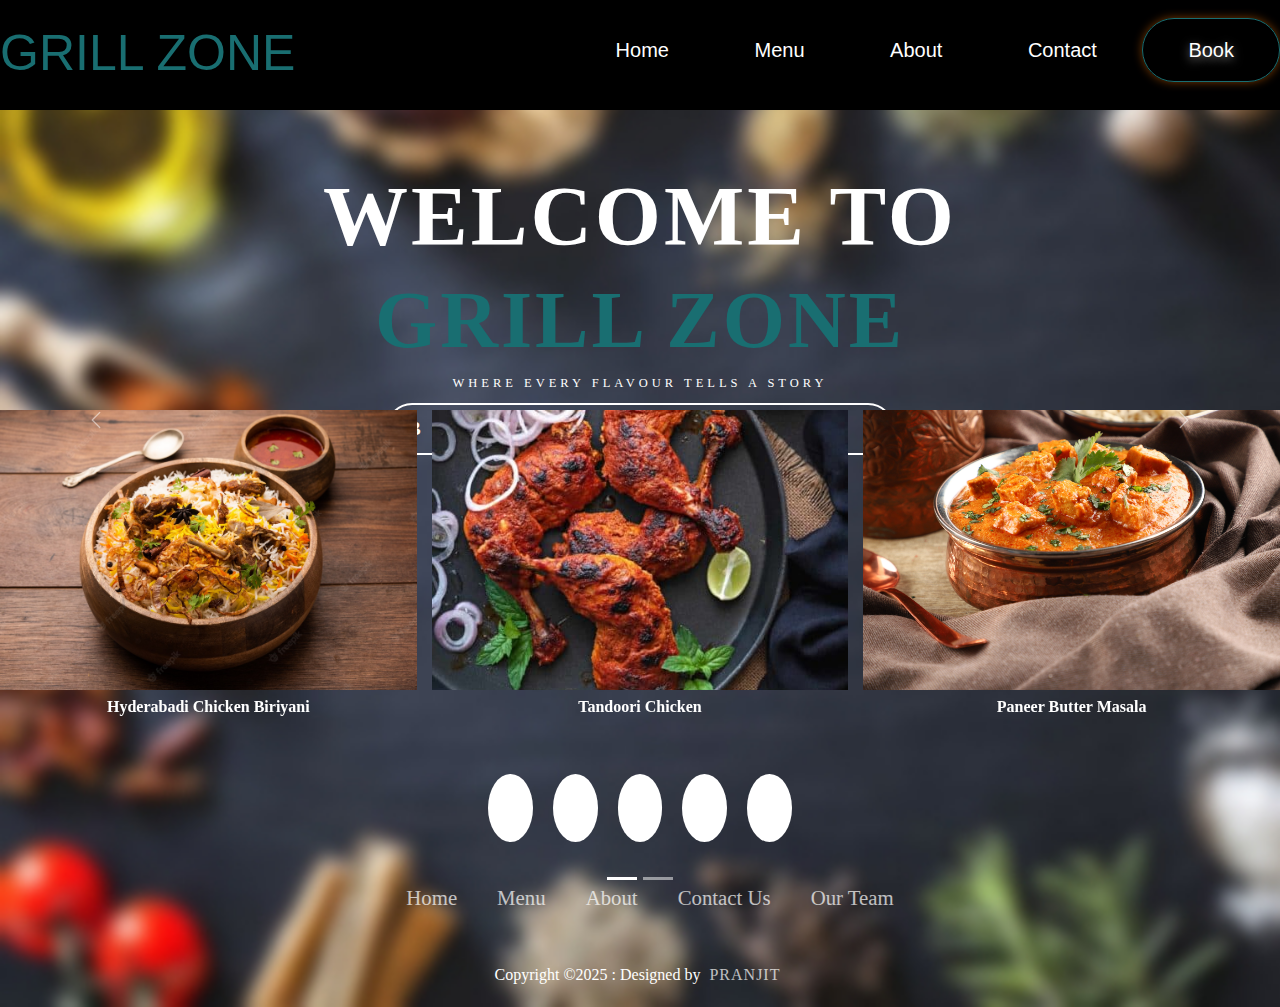
<file: Home Page with new Feature/index.html>
<!DOCTYPE html>
<html lang="en">
<head>
    <meta charset="UTF-8">
    <meta name="viewport" content="width=device-width, initial-scale=1.0">
    <title>Grill Zone</title>
    <link href="https://fonts.googleapis.com/css2?family=Poppins:wght@100;200;300;400;500;600;700&display=swap" rel="stylesheet">
    <link rel="stylesheet" href="https://cdnjs.cloudflare.com/ajax/libs/font-awesome/4.7.0/css/font-awesome.min.css">
    <link rel="stylesheet" href="https://cdnjs.cloudflare.com/ajax/libs/font-awesome/6.5.1/css/all.min.css" integrity="sha512-DTOQO9RWCH3ppGqcWaEA1BIZOC6xxalwEsw9c2QQeAIftl+Vegovlnee1c9QX4TctnWMn13TZye+giMm8e2LwA==" crossorigin="anonymous" referrerpolicy="no-referrer" />
    <link rel="stylesheet" href="style.css">
    <link href="https://cdn.jsdelivr.net/npm/bootstrap@5.3.0-alpha1/dist/css/bootstrap.min.css" rel="stylesheet">
    <script src="https://cdn.jsdelivr.net/npm/bootstrap@5.3.0-alpha1/dist/js/bootstrap.bundle.min.js"></script>

</head>
<body id="body2">
    <section class="header">
        
        <nav class="navbar">
            <div class="navbar-box">
                <h3 class="heading-tertiary">GRILL ZONE</h3>
            </div>

            <ul class="navbar-list">
                <li class="navbar-item">
                    <a href="./index.html" class="navbar-link">Home</a>
                </li>
                <li class="navbar-item">
                    <a href="./Menu.html" class="navbar-link">Menu</a>
                </li>
                <li class="navbar-item">
                    <a href="./About Page.html"class="navbar-link">About</a>
                </li>
                <li class="navbar-item">
                    <a href="./Contact page.html"class="navbar-link">Contact</a>
                </li>
                <li class="navbar-item">
                    <a href="#" class="navbar-link-book">Book</a>
                </li>
            </ul>
            <div class="toggle">
                <div class="line1"></div>
                <div class="line2"></div>
                <div class="line3"></div>
            </div>
        </nav>
        <font size="3" face="COMIC SANS MS" >
            <div class= "header-container">
                <div class="header-box">
                    <h1 class="heading-primary">
                        welcome to  <br> <span id="restaurant">Grill zone</span> <br> 
                    </h1>
                    <p class="lead">Where Every Flavour Tells a story</p>
                    <p class="lead1"> BestSellers</p>
                </div>
            </div>

    </section>

    <div id="dishCarousel" class="carousel slide" data-bs-ride="carousel" data-bs-interval="4000" data-bs-pause="false">
        <!-- Indicators -->

      
        <!-- Slides -->
        <div class="carousel-inner">
          <!-- Slide 1 -->
          <div class="carousel-item active">
            <div class="row text-center">
              <div class="col-md-4">
                <img src="Briyani.jpg" class="d-block w-100" alt="Dish 1">
                <p class="mt-2"><strong>Hyderabadi Chicken Biriyani</strong></p>
              </div>
              <div class="col-md-4">
                <img src="Tandoori-Chicken-1-500x500.jpg" class="d-block w-100" alt="Dish 2">
                <p class="mt-2"><strong>Tandoori Chicken</strong></p>
              </div>
              <div class="col-md-4">
                <img src="paneer.jpg" class="d-block w-100" alt="Dish 3">
                <p class="mt-2"><strong>Paneer Butter Masala</strong></p>
              </div>
            </div>
          </div>
          
          <!-- Slide 2 -->
          <div class="carousel-item">
            <div class="row text-center">
              <div class="col-md-4">
                <img src="pasta.jpg" class="d-block w-100" alt="Dish 4">
                <p class="mt-2"><strong>Mushroom Pasta</strong></p>
              </div>
              <div class="col-md-4">
                <img src="pizza.jpg" class="d-block w-100" alt="Dish 5">
                <p class="mt-2"><strong>Veg-Supreme Pizza</strong></p>
              </div>
              <div class="col-md-4">
                <img src="hotpot.jpg" class="d-block w-100" alt="Dish 6">
                <p class="mt-2"><strong>Shrimp Hotpot</strong></p>
              </div>
            </div>
          </div>
        </div>
      
        <!-- Controls -->
        <button class="carousel-control-prev" type="button" data-bs-target="#dishCarousel" data-bs-slide="prev">
          <span class="carousel-control-prev-icon" aria-hidden="true"></span>
          <span class="visually-hidden">Previous</span>
        </button>
        <button class="carousel-control-next" type="button" data-bs-target="#dishCarousel" data-bs-slide="next">
          <span class="carousel-control-next-icon" aria-hidden="true"></span>
          <span class="visually-hidden">Next</span>
        </button>
      </div>


        <!-- Indicators -->
        <div class="carousel-indicators">
          <button type="button" data-bs-target="#dishCarousel" data-bs-slide-to="0" class="active" aria-current="true" aria-label="Slide 1"></button>
          <button type="button" data-bs-target="#dishCarousel" data-bs-slide-to="1" aria-label="Slide 2"></button>
        </div>

        <footer>
            <div class="footerContainer">
                <div class="socialIcons">
                    <a href="https://www.facebook.com/"><i class="fa-brands fa-facebook"></i></a>
                    <a href="https://www.instagram.com/"><i class="fa-brands fa-instagram"></i></a>
                    <a href="https://www.x.com/"><i class="fa-brands fa-twitter"></i></a>
                    <a href="https://www.google.com/"><i class="fa-brands fa-google"></i></a>
                    <a href="https://www.youtube.com/"><i class="fa-brands fa-youtube"></i></a>
                </div>
                <div class="footerNav">
                    <ul><li><a href="">Home</a></li>
                        <li><a href="./Menu.html">Menu</a></li>
                        <li><a href="./About Page.html">About</a></li>
                        <li><a href="./Contact page.html">Contact Us</a></li>
                        <li><a href="">Our Team</a></li>
                    </ul>
                </div>
                
            </div>
            <div class="footerBottom">
                <p>Copyright &copy;2025 : Designed by <span class="designer">Pranjit</span></p>
            </div>
        </footer>
        

      
                   
      
   
</body>
</html>
</file>
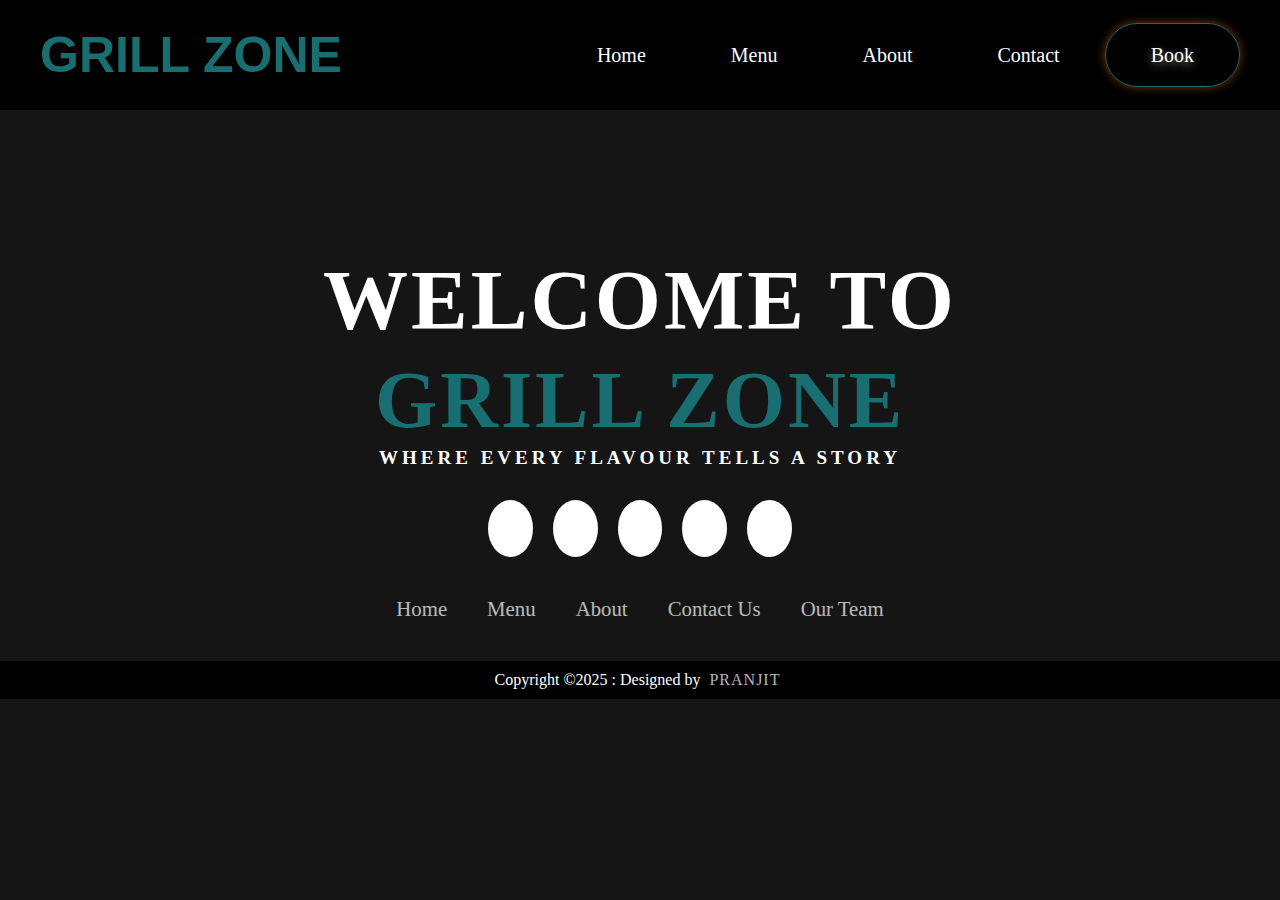
<file: Navbar with Footer/index.html>
<!DOCTYPE html>
<html lang="en">
<head>
    <meta charset="UTF-8">
    <meta name="viewport" content="width=device-width, initial-scale=1.0">
    <title>Grill Zone</title>
    <link href="https://fonts.googleapis.com/css2?family=Poppins:wght@100;200;300;400;500;600;700&display=swap" rel="stylesheet">
    <link rel="stylesheet" href="https://cdnjs.cloudflare.com/ajax/libs/font-awesome/4.7.0/css/font-awesome.min.css">
    <link rel="stylesheet" href="https://cdnjs.cloudflare.com/ajax/libs/font-awesome/6.5.1/css/all.min.css" integrity="sha512-DTOQO9RWCH3ppGqcWaEA1BIZOC6xxalwEsw9c2QQeAIftl+Vegovlnee1c9QX4TctnWMn13TZye+giMm8e2LwA==" crossorigin="anonymous" referrerpolicy="no-referrer" />
    <link rel="stylesheet" href="style.css">
</head>
<body id="body1">
    <section class="header">
        
        <nav class="navbar">
            <div class="navbar-box">
                <h3 class="heading-tertiary">GRILL ZONE</h3>
            </div>

            <ul class="navbar-list">
                <li class="navbar-item">
                    <a href="./index.html" class="navbar-link">Home</a>
                </li>
                <li class="navbar-item">
                    <a href="./Menu.html" class="navbar-link">Menu</a>
                </li>
                <li class="navbar-item">
                    <a href="./About Page.html"class="navbar-link">About</a>
                </li>
                <li class="navbar-item">
                    <a href="./Contact page.html"class="navbar-link">Contact</a>
                </li>
                <li class="navbar-item">
                    <a href="#" class="navbar-link-book">Book</a>
                </li>
            </ul>
            <div class="toggle">
                <div class="line1"></div>
                <div class="line2"></div>
                <div class="line3"></div>
            </div>
        </nav>
        <font size="3" face="COMIC SANS MS" >
            <div class= "header-container">
                <div class="header-box">
                    <h1 class="heading-primary">
                        welcome to  <br> <span id="restaurant">Grill zone</span> <br> 
                    </h1>
                    <p class="lead">Where Every Flavour Tells a story</p>
                </div>
            </div>

    </section>
    <footer>
        <div class="footerContainer">
            <div class="socialIcons">
                <a href="https://www.facebook.com/"><i class="fa-brands fa-facebook"></i></a>
                <a href="https://www.instagram.com/"><i class="fa-brands fa-instagram"></i></a>
                <a href="https://www.x.com/"><i class="fa-brands fa-twitter"></i></a>
                <a href="https://www.google.com/"><i class="fa-brands fa-google"></i></a>
                <a href="https://www.youtube.com/"><i class="fa-brands fa-youtube"></i></a>
            </div>
            <div class="footerNav">
                <ul><li><a href="">Home</a></li>
                    <li><a href="./Menu.html">Menu</a></li>
                    <li><a href="./About Page.html">About</a></li>
                    <li><a href="./Contact page.html">Contact Us</a></li>
                    <li><a href="">Our Team</a></li>
                </ul>
            </div>
            
        </div>
        <div class="footerBottom">
            <p>Copyright &copy;2025 : Designed by <span class="designer">Pranjit</span></p>
        </div>
    </footer>
   
</body>
</html>
</file>
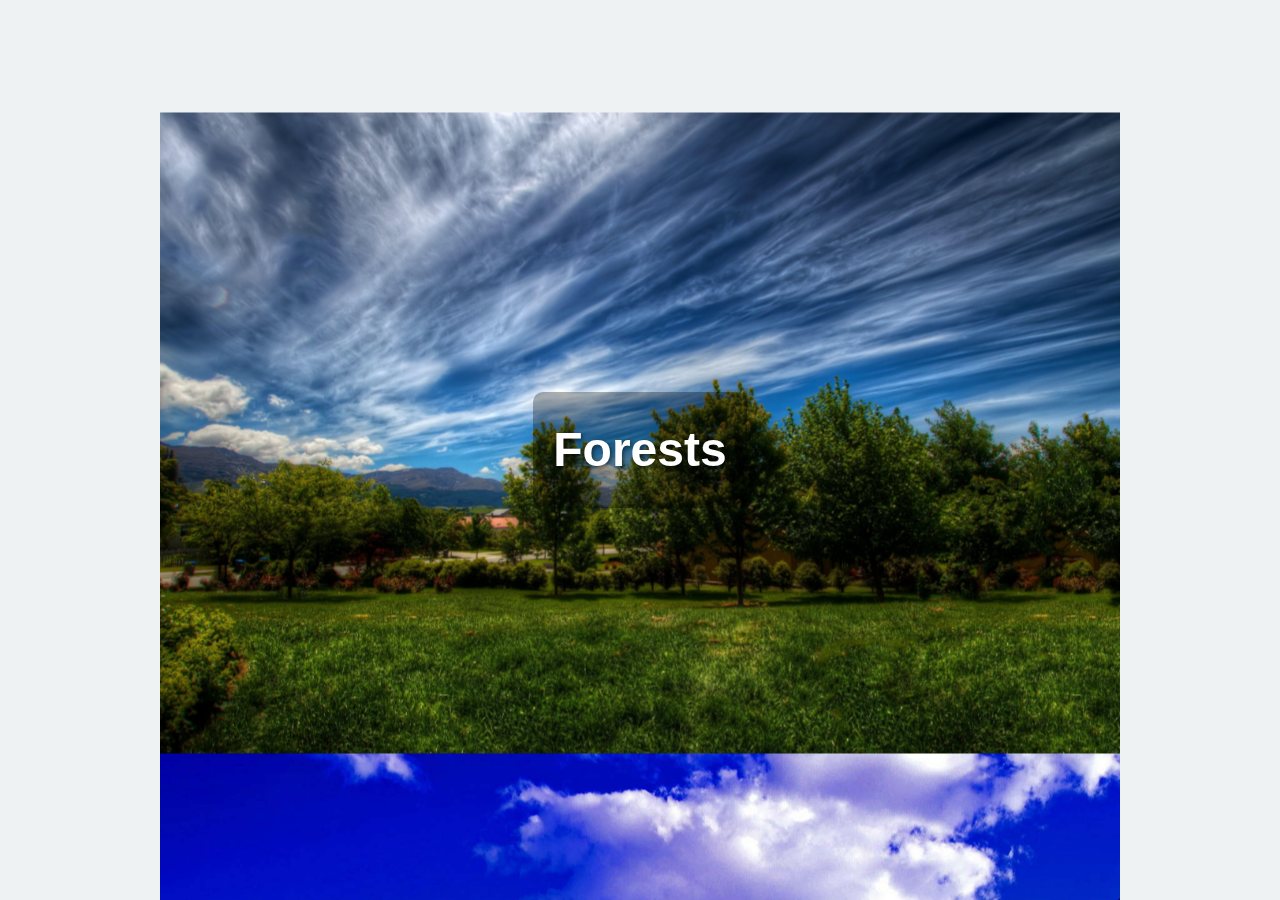
<file: parallax/index.html>
<!DOCTYPE html>
<html lang="en">
<head>
    <meta charset="UTF-8">
    <meta name="viewport" content="width=device-width, initial-scale=1.0">
    <title>Nature-Themed Parallax Website</title>
    <link rel="stylesheet" href="styles.css">
</head>
<body>
    <div class="parallax-container">
        <section class="parallax-section bg1">
            <h1>Forests</h1>
        </section>

        <section class="content">
            <h2>Forests</h2>
            <div class="card-grid">
                <div class="card"><h3>Amazon Rainforest</h3><p>Explore the lush greenery of the Amazon.</p></div>
                <div class="card"><h3>Black Forest</h3><p>Discover the mysteries of Germany's Black Forest.</p></div>
                <div class="card"><h3>Sherwood Forest</h3><p>Uncover the legends of Sherwood.</p></div>
                <div class="card"><h3>Redwood National Park</h3><p>Experience the towering redwoods.</p></div>
            </div>
        </section>

        <section class="parallax-section bg2">
            <h1>Mountains</h1>
        </section>

        <section class="content">
            <h2>Mountains</h2>
            <div class="card-grid">
                <div class="card"><h3>Mount Everest</h3><p>The highest peak in the world.</p></div>
                <div class="card"><h3>Rocky Mountains</h3><p>A breathtaking North American range.</p></div>
                <div class="card"><h3>Himalayas</h3><p>Majestic peaks with rich culture.</p></div>
                <div class="card"><h3>Alps</h3><p>Stunning mountains across Europe.</p></div>
            </div>
        </section>

        <section class="parallax-section bg3">
            <h1>Oceans</h1>
        </section>

        <section class="content">
            <h2>Oceans</h2>
            <div class="card-grid">
                <div class="card"><h3>Pacific Ocean</h3><p>The largest and deepest ocean.</p></div>
                <div class="card"><h3>Atlantic Ocean</h3><p>Between the Americas and Europe.</p></div>
                <div class="card"><h3>Indian Ocean</h3><p>A vital part of global trade.</p></div>
                <div class="card"><h3>Arctic Ocean</h3><p>Home to unique wildlife.</p></div>
            </div>
        </section>
    </div>

    <button id="scrollToTopBtn" aria-label="Scroll to top">↑</button>

    <script src="script.js"></script>
</body>
</html>
</file>
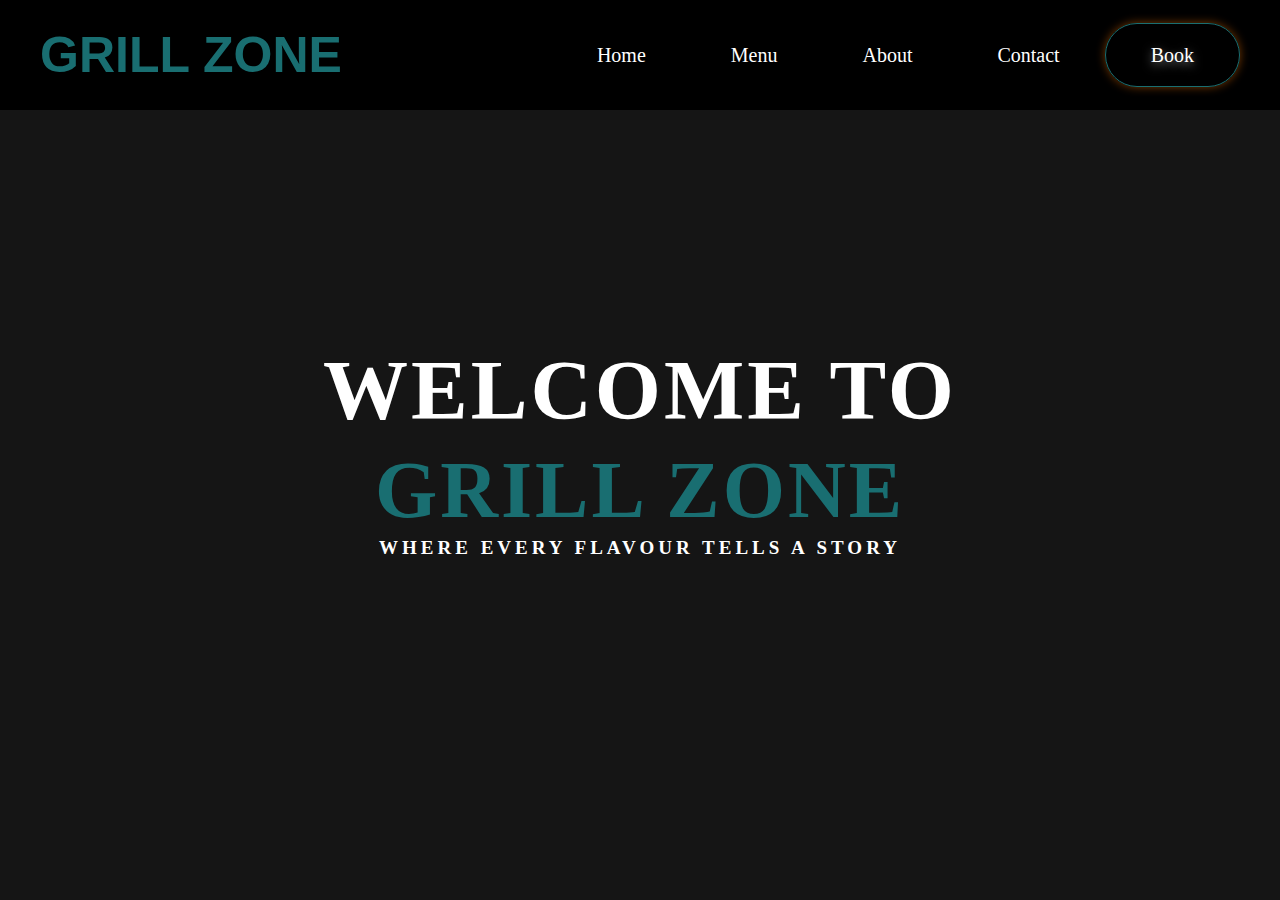
<file: Responsive Navbar/index.html>
<!DOCTYPE html>
<html lang="en">
<head>
    <meta charset="UTF-8">
    <meta name="viewport" content="width=device-width, initial-scale=1.0">
    <title>Grill Zone</title>
    <link href="https://fonts.googleapis.com/css2?family=Poppins:wght@100;200;300;400;500;600;700&display=swap" rel="stylesheet">
    <link rel="stylesheet" href="https://cdnjs.cloudflare.com/ajax/libs/font-awesome/4.7.0/css/font-awesome.min.css">
    <link rel="stylesheet" href="style.css">
</head>
<body id="body1">
    <section class="header">
        
        <nav class="navbar">
            <div class="navbar-box">
                <h3 class="heading-tertiary">GRILL ZONE</h3>
            </div>

            <ul class="navbar-list">
                <li class="navbar-item">
                    <a href="./index.html" class="navbar-link">Home</a>
                </li>
                <li class="navbar-item">
                    <a href="./Menu.html" class="navbar-link">Menu</a>
                </li>
                <li class="navbar-item">
                    <a href="./About Page.html"class="navbar-link">About</a>
                </li>
                <li class="navbar-item">
                    <a href="./Contact page.html"class="navbar-link">Contact</a>
                </li>
                <li class="navbar-item">
                    <a href="#" class="navbar-link-book">Book</a>
                </li>
            </ul>
            <div class="toggle">
                <div class="line1"></div>
                <div class="line2"></div>
                <div class="line3"></div>
            </div>
        </nav>
        <font size="3" face="COMIC SANS MS" >
            <div class= "header-container">
                <div class="header-box">
                    <h1 class="heading-primary">
                        welcome to  <br> <span id="restaurant">Grill zone</span> <br> 
                    </h1>
                    <p class="lead">Where Every Flavour Tells a story</p>
                </div>
            </div>

    </section>
   
</body>
</html>
</file>
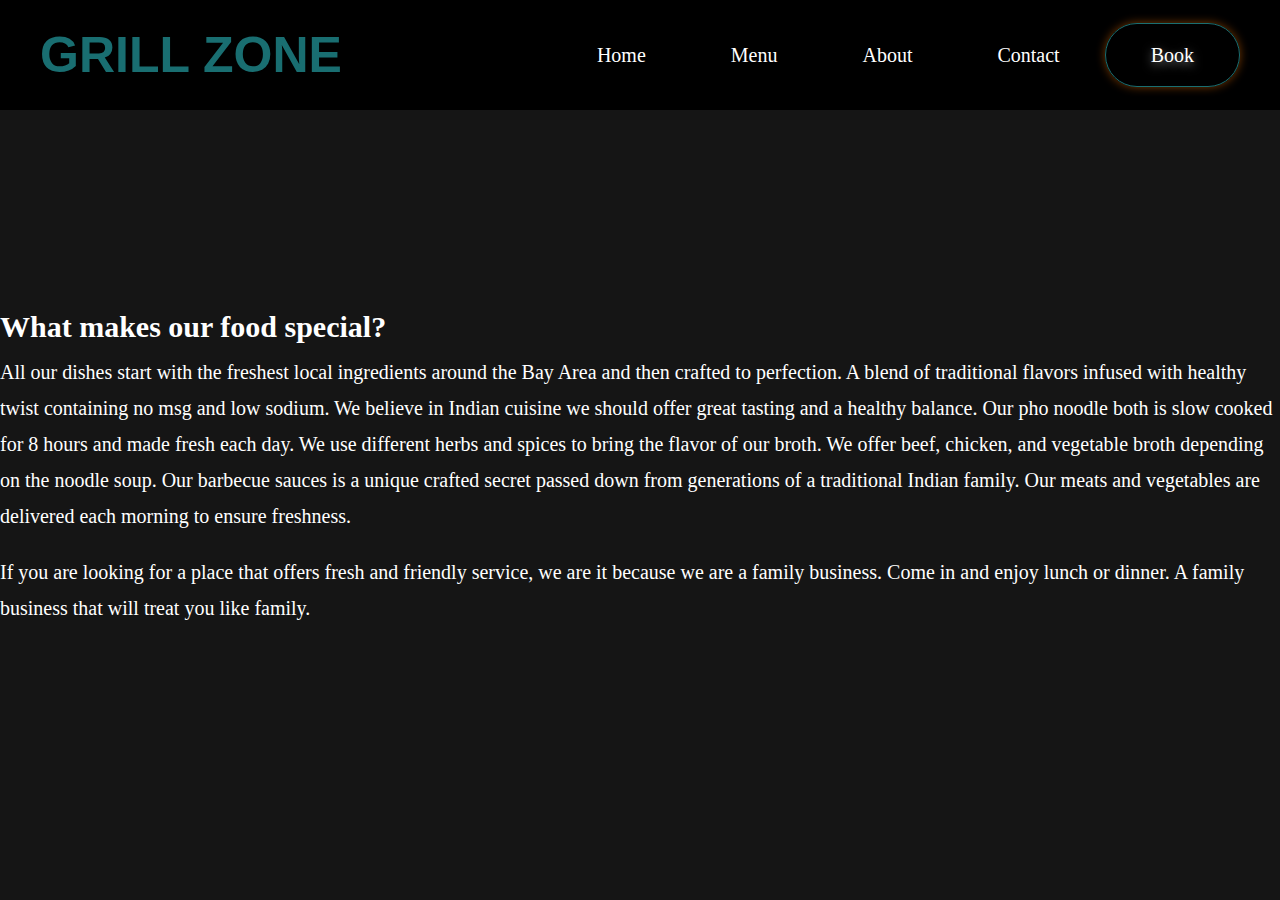
<file: Home Page with new Feature/About Page.html>
<!DOCTYPE html>
<html lang="en">
<head>
    <meta charset="UTF-8">
    <meta name="viewport" content="width=device-width, initial-scale=1.0">
    <title>Grill Zone</title>
    <link href="https://fonts.googleapis.com/css2?family=Poppins:wght@100;200;300;400;500;600;700&display=swap" rel="stylesheet">
    <link rel="stylesheet" href="https://cdnjs.cloudflare.com/ajax/libs/font-awesome/4.7.0/css/font-awesome.min.css">
    <link rel="stylesheet" href="style.css">
</head>
<body id="body1">
    <section class="header">
        
        <nav class="navbar">
            <div class="navbar-box">
                <h3 class="heading-tertiary">GRILL ZONE</h3>
            </div>

            <ul class="navbar-list">
                <li class="navbar-item">
                    <a href="./index.html" class="navbar-link">Home</a>
                </li>
                <li class="navbar-item">
                    <a href="./Menu.html" class="navbar-link">Menu</a>
                </li>
                <li class="navbar-item">
                    <a href="./About Page.html"class="navbar-link">About</a>
                </li>
                <li class="navbar-item">
                    <a href="./Contact page.html"class="navbar-link">Contact</a>
                </li>
                <li class="navbar-item">
                    <a href="#" class="navbar-link-book">Book</a>
                </li>
            </ul>
            <div class="toggle">
                <div class="line1"></div>
                <div class="line2"></div>
                <div class="line3"></div>
            </div>
        </nav>


    </section>
    <section class="about">
        <font size="3" face="COMIC SANS MS" >
        <div class="row">
    
            <div class="content">
                <h1>What makes our food special?</h1>
                <p>All our dishes start with the freshest local ingredients around the Bay Area and then crafted to perfection. A blend of traditional flavors infused with healthy twist containing no msg and low sodium. We believe in Indian cuisine we should offer great tasting and a healthy balance. Our pho noodle both is slow cooked for 8 hours and made fresh each day. We use different herbs and spices to bring the flavor of our broth. We offer beef, chicken, and vegetable broth depending on the noodle soup. Our barbecue sauces is a unique crafted secret passed down from generations of a traditional Indian family. Our meats and vegetables are delivered each morning to ensure freshness.</p>
                <p>If you are looking for a place that offers fresh and friendly service, we are it because we are a family business. Come in and enjoy lunch or dinner. A family business that will treat you like family.</p>
            </div>
        </div>
    
   
</body>
</html>
</file>
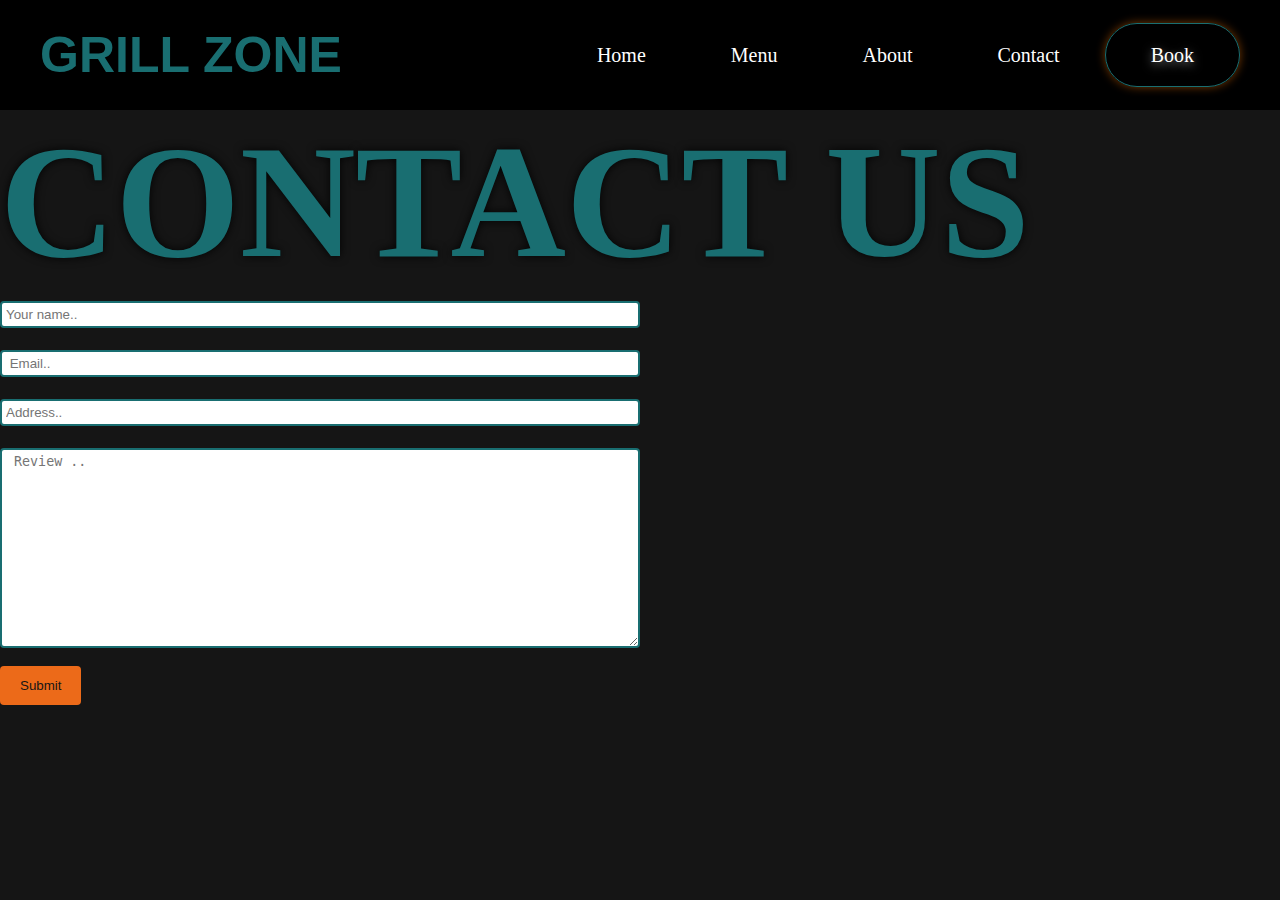
<file: Home Page with new Feature/Contact Page.html>
<!DOCTYPE html>
<html lang="en">
<head>
    <meta charset="UTF-8">
    <meta name="viewport" content="width=device-width, initial-scale=1.0">
    <title>Grill Zone</title>
    <link href="https://fonts.googleapis.com/css2?family=Poppins:wght@100;200;300;400;500;600;700&display=swap" rel="stylesheet">
    <link rel="stylesheet" href="https://cdnjs.cloudflare.com/ajax/libs/font-awesome/4.7.0/css/font-awesome.min.css">
    <link rel="stylesheet" href="style.css">
</head>
<body id="body1">
    <section class="header">
        
        <nav class="navbar">
            <div class="navbar-box">
                <h3 class="heading-tertiary">GRILL ZONE</h3>
            </div>

            <ul class="navbar-list">
                <li class="navbar-item">
                    <a href="./index.html" class="navbar-link">Home</a>
                </li>
                <li class="navbar-item">
                    <a href="./Menu.html" class="navbar-link">Menu</a>
                </li>
                <li class="navbar-item">
                    <a href="./About Page.html"class="navbar-link">About</a>
                </li>
                <li class="navbar-item">
                    <a href="./Contact page.html"class="navbar-link">Contact</a>
                </li>
                <li class="navbar-item">
                    <a href="#" class="navbar-link-book">Book</a>
                </li>
            </ul>
            <div class="toggle">
                <div class="line1"></div>
                <div class="line2"></div>
                <div class="line3"></div>
            </div>
        </nav>

<section class="Contactus">
    <div class="container2">
        <div class="menu-heading2"><h1>Contact Us</h1></div>
        <div class="container2">
          
              <label for="fname"> </label>
              <input type="text" id="fname"  placeholder="Your name..">
          
              <label for="email"></label>
              <input type="text" placeholder=" Email.." name="email" id="email" required>
          
              <label for="address"></label>
              <input type="text" id="address" name="address" placeholder="Address..">
                
          
              <label for="subject"></label>
              <textarea id="subject" name="subject" placeholder=" Review .." style="height:200px"></textarea>
                <br>
              <input type="submit" value="Submit">
          
            </form>
          </div>
    </div>

</section>
</file>
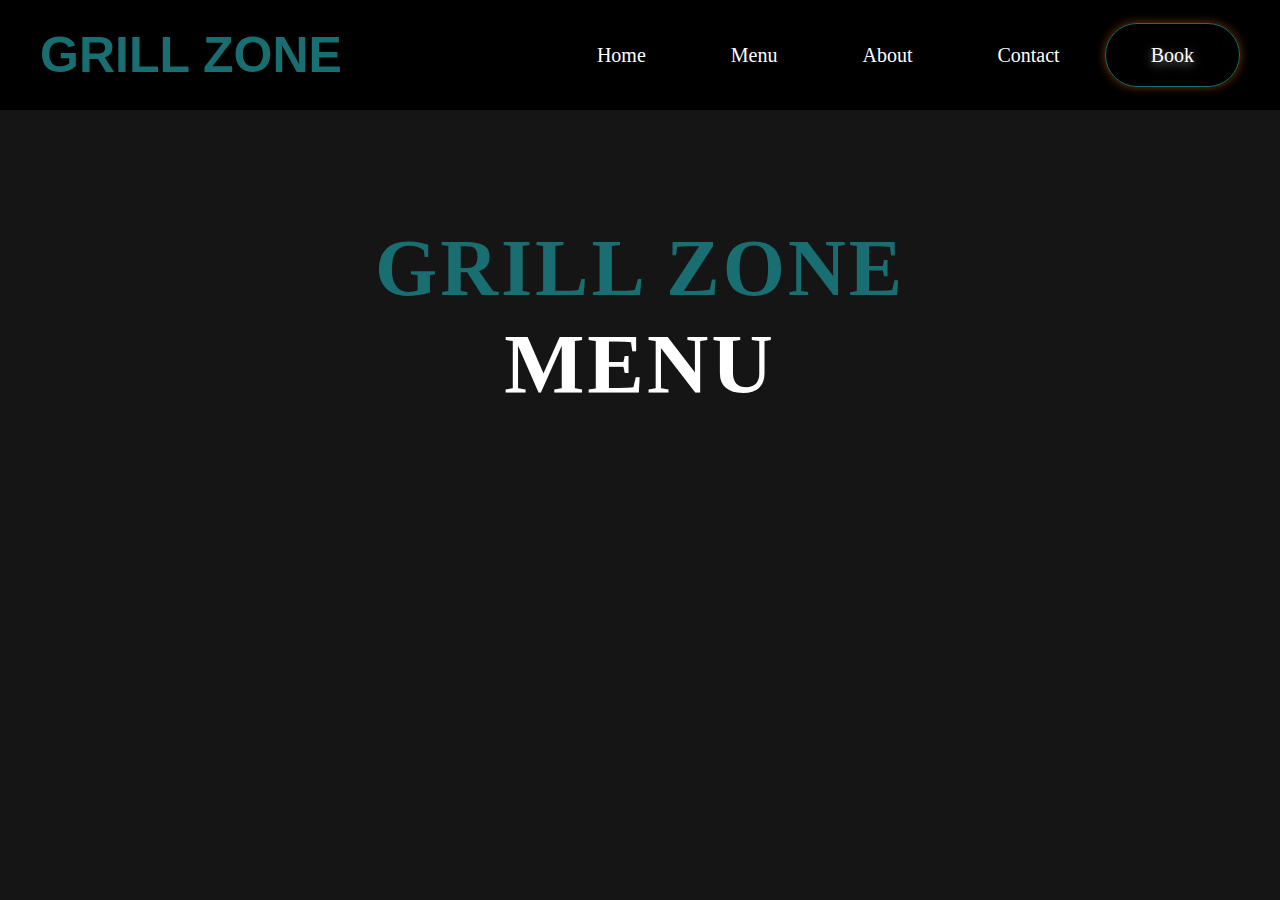
<file: Home Page with new Feature/Menu.html>
<!DOCTYPE html>
<html lang="en">
<head>
    <meta charset="UTF-8">
    <meta name="viewport" content="width=device-width, initial-scale=1.0">
    <title>Grill Zone</title>
    <link href="https://fonts.googleapis.com/css2?family=Poppins:wght@100;200;300;400;500;600;700&display=swap" rel="stylesheet">
    <link rel="stylesheet" href="https://cdnjs.cloudflare.com/ajax/libs/font-awesome/4.7.0/css/font-awesome.min.css">
    <link rel="stylesheet" href="style.css">
</head>
<body id="body1">
    <section class="header">
        
        <nav class="navbar">
            <div class="navbar-box">
                <h3 class="heading-tertiary">GRILL ZONE</h3>
            </div>

            <ul class="navbar-list">
                <li class="navbar-item">
                    <a href="./index.html" class="navbar-link">Home</a>
                </li>
                <li class="navbar-item">
                    <a href="./Menu.html" class="navbar-link">Menu</a>
                </li>
                <li class="navbar-item">
                    <a href="./About Page.html"class="navbar-link">About</a>
                </li>
                <li class="navbar-item">
                    <a href="./Contact page.html"class="navbar-link">Contact</a>
                </li>
                <li class="navbar-item">
                    <a href="#" class="navbar-link-book">Book</a>
                </li>
            </ul>
            <div class="toggle">
                <div class="line1"></div>
                <div class="line2"></div>
                <div class="line3"></div>
            </div>
        </nav>
        <font size="3" face="COMIC SANS MS" >
            <div class= "header-container">
                <div class="header-box">
                    <h1 class="heading-primary">
                    <span id="restaurant">Grill zone</span> <br> MENU
                    </h1>
                </div>
            </div>

   
</body>
</html>
</file>
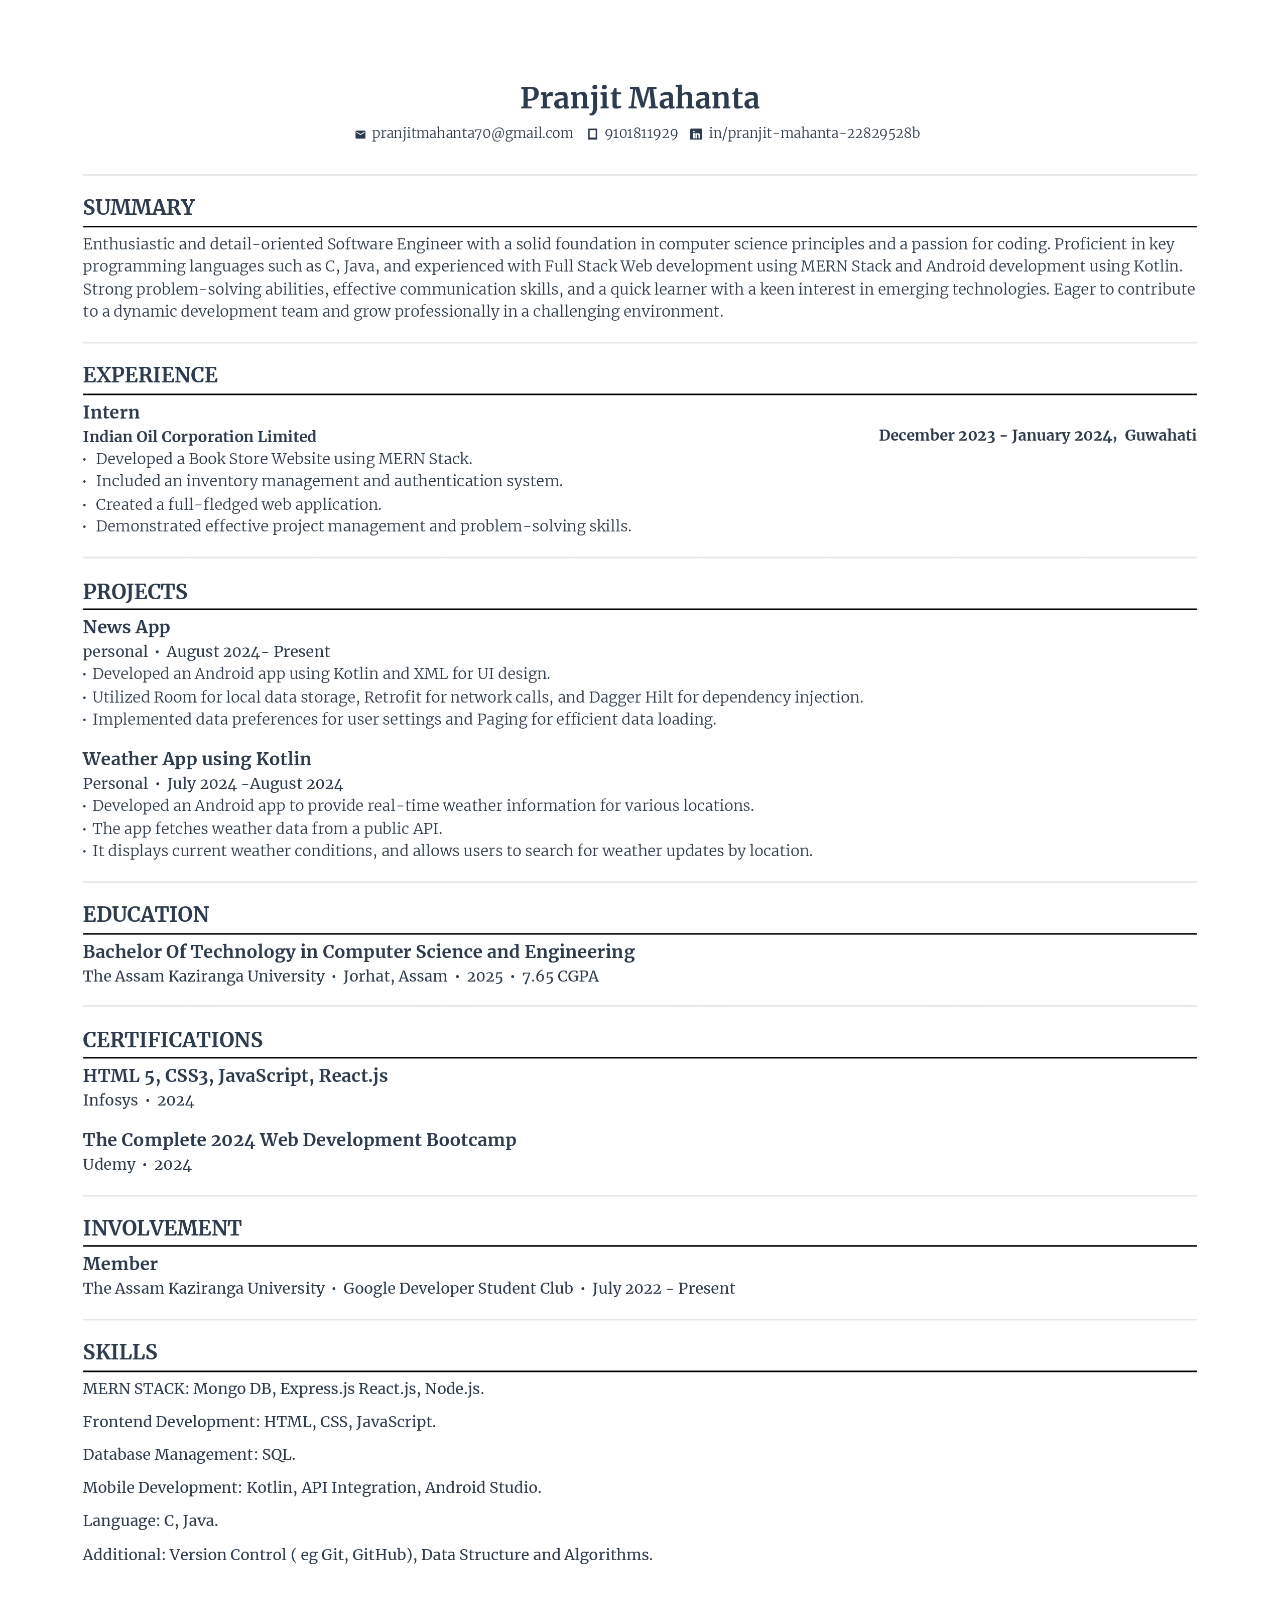
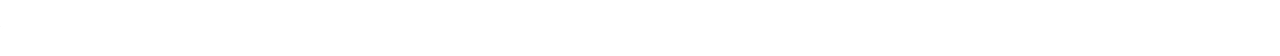
<file: Portfolio page/resume.html>
<!DOCTYPE html>
<html lang="en">
<head>
    <meta charset="UTF-8">
    <meta name="viewport" content="width=device-width, initial-scale=1.0">
    <title>My Resume</title>
    
    <style>
        body.resume-page {
            margin: 0;
            padding: 0;
            background-color: #f4f4f9;
            height: 100%;
        }
        .resume-container {
            width: 100%;
            height: auto;
            display: flex;
            justify-content: center;
            align-items: flex-start;
            overflow-y: auto;
        }
        .resume-container img {
            width: auto;
            height: auto;
            max-width: 100%;
        }
        html.resume-page {
            height: 100%;
        }
    </style>
</head>
<body class="resume-page">
    <div class="resume-container">
        <img src="./images/resume1.jpg" alt="My Resume">
    </div>
</body>
</html>
</file>
<file: Home Page with new Feature/style.css>
*{
    padding: 0;
    margin: 0;
    box-sizing: border-box;
}

html{
    font-size: 62.5%;
}
#body1{
    background-color:rgb(21, 21, 21);

}
#body2{
    font-family: 'popons', sans-serif;
    background-image:url('wally2.jpg') ;
    overflow-x: hidden;
    background-size: cover;
    right: 2;
}

.navbar{
    height: 110px;
    width: 100%;
    background-color: black;
    display: flex;
    justify-content: space-between;
    align-items: center;
    padding: 0 40px;
    z-index: 1000;
    position: sticky;
}

.navbar-box{
    display: flex;
    align-items: center;
    font-size: 2rem;
    color: rgb(25, 110, 113);
}

.heading-tertiary{
    font-size: 5rem;
    font-family: 'Gill Sans', 'Gill Sans MT', Calibri, 'Trebuchet MS', sans-serif;
}

.navbar-list{
    list-style: none;
    font-size: 2rem;
}

.navbar-item{
    display: inline-block;
    
}

.navbar-link:visited,
.navbar-link:link{
    text-decoration: none;
    color: white;
    border-radius: 10px;
    padding: 4rem;
    transition: all .9s ease;
}

.navbar-link:hover{
    background-color:rgb(25, 110, 113);
    color: white;
}

.navbar-link-book:visited,
.navbar-link-book:link{
    text-decoration: none;
    color: white;
    padding: 2rem 4.5rem;
    border: 1px solid  rgb(25, 110, 113);
    border-radius: 200px;
    box-shadow: 0 0 1rem rgba(237, 111, 1, 0.5);
    text-shadow: 0 .3rem 1rem rgba(255,255,255, .5);
    transition: all .9s ease;
}

.navbar-link-book:hover{
    background-color:  rgb(25, 110, 113);
    color: white;
}

.toggle{
    height: 5rem;
    width: 5rem;
    display: none;
}

.toggle div{
    height: 4px;
    width: 100%;
    background-color: white;
    margin: 1rem;
}
/* About */
.about .row{
    display: flex;
    align-items: center;
    background-color: rgb(21, 21, 21);
    flex-wrap: wrap;
}


.about .row .content h1{
    margin-top: 200px;
    font-size: 3rem;
    color:white;
}
.about .row .content h2{
    margin-top: 500px;
    font-size: 2rem;
    color:white;
    padding:1rem 0;
    line-height: 1.8;
}
.about .row .content p{
    font-size: 2rem;
    color:white;
    padding:1rem 0;
    line-height: 1.8;
}

.Contactus .container
{
          justify-content: left;
          
}

.menu-heading2{
    font-size: 8rem;
    text-align: left;
    text-shadow: 0 0 1rem rgba(0,0,0,.9);
    text-transform: uppercase;
    color: rgb(25, 110, 113);
    font-weight: 800;
}
input[type=text], select, textarea {
    width: 50%; 
    height: 50%;
    padding: 4px; 
    border: 2px solid rgb(25, 110, 113); 
    border-radius: 4px; 
    box-sizing: border-box; 
    margin-top: 6px; 
    margin-bottom: 16px; 
    resize: vertical; 
   
  }
  input[type=submit] {
    background-color: #ec6a19;
    color: rgb(22, 22, 22);
    padding: 12px 20px;
    border: none;
    border-radius: 4px;
    cursor: pointer;
  }

  .header-container{
    width: 100%;
    height: 110%;
    background-size: cover;
    color: white;
   
}




.header-box{
    position: absolute;
    top: 35%;
    left: 50%;
    transform: translate(-50%, -50%);
    text-align: center;
    text-transform: uppercase;
    color: white;
}

.heading-primary{
    font-size: 8.5rem;
    font-weight: 600;
    letter-spacing: 3px;
}

#restaurant{
    color:  rgb(25, 110, 113);
    font-weight: 800;
    font-size: 8rem;
}

.lead{
    font-size: 2.9rem;
    font-weight: 600;
    letter-spacing: 4px;
}
.lead1 {
    font-size: 1.9rem;
    font-weight: 600;
    letter-spacing: 30px;
    background:transparent; /* Background color for the container */
    padding: 10px 20px; /* Space around the text */
    border-radius: 50px; /* Makes the container cylindrical */
    display: inline-block; /* Ensures the background wraps tightly around the text */
    text-align: center; /* Aligns text centrally if it's multi-line */
    color:white; /* Text color */
    border: 2px solid white;
}

/*FOooter css*/

*{
    padding: 0;
    margin: 0;
    box-sizing: border-box;
}
footer{
    background-color:transparent;
}
.footerContainer{
    margin-top: 5px;
    width: 100%;
    padding: 30px 30px 10px ;
}
.socialIcons{
    display: flex;
    justify-content: center;
}
.socialIcons a{
    text-decoration: none;
    padding:  10px;
    background-color: white;
    margin: 10px;
    border-radius: 50%;
}
.socialIcons a i{
    font-size: 2em;
    color: black;
    opacity: 0,9;
}
/* Hover affect */
.socialIcons a:hover{
    background-color: rgb(25, 110, 113);
    transition: 0.5s;
}
.socialIcons a:hover i{
    color: white;
    transition: 0.5s;
}
.footerNav{
    margin: 30px 0;
}
.footerNav ul{
    display: flex;
    justify-content: center;
    list-style-type: none;
}
.footerNav ul li a{
    color:white;
    margin: 20px;
    text-decoration: none;
    font-size: 1.3em;
    opacity: 0.7;
    transition: 0.5s;

}
.footerNav ul li a:hover{
    color:rgb(25, 110, 113) ;
    opacity: 1;
}
.footerBottom{
    background-color: transparent;
    padding: 10px;
    text-align: center;
}
.footerBottom p{
    color: white;
}
.designer{
    opacity: 0.7;
    text-transform: uppercase;
    letter-spacing: 1px;
    font-weight: 400;
    margin: 0px 5px;
}
@media (max-width: 700px){
    .footerNav ul{
        flex-direction: column;
    } 
    .footerNav ul li{
        width:100%;
        text-align: center;
        margin: 10px;
    }
    .socialIcons a{
        padding: 8px;
        margin: 4px;
    }
}
@media (max-width: 700px){
    .navbar ul{
        flex-direction: column; /* Stack items vertically */
        align-items: flex-start; /* Align items to the start */
        padding: 10px 20px;
    }
    .navbar ul li{
        width:100%;
        text-align: center;
        margin: 10px;
    }

    .heading-tertiary{
        font-size: 3.5rem; /* Smaller heading size */
    }

    .navbar-lis{
        flex-direction: column; /* Stack nav items vertically */
        gap: 10px;
        font-size: 1.8rem; /* Adjust font size */
    }
}

.carousel-item img {
    margin-top: 300px;
    height: 280px;
    object-fit:cover;
  }
  
  p {
    font-size: 16px;
    color: white;
  }
</file>
<file: Navbar with Footer/style.css>
*{
    padding: 0;
    margin: 0;
    box-sizing: border-box;
}

html{
    font-size: 62.5%;
}
#body1{
    background-color:rgb(21, 21, 21);

}

.navbar{
    height: 110px;
    width: 100%;
    background-color: black;
    display: flex;
    justify-content: space-between;
    align-items: center;
    padding: 0 40px;
    z-index: 1000;
    position: sticky;
}

.navbar-box{
    display: flex;
    align-items: center;
    font-size: 2rem;
    color: rgb(25, 110, 113);
}

.heading-tertiary{
    font-size: 5rem;
    font-family: 'Gill Sans', 'Gill Sans MT', Calibri, 'Trebuchet MS', sans-serif;
}

.navbar-list{
    list-style: none;
    font-size: 2rem;
}

.navbar-item{
    display: inline-block;
    
}

.navbar-link:visited,
.navbar-link:link{
    text-decoration: none;
    color: white;
    border-radius: 10px;
    padding: 4rem;
    transition: all .9s ease;
}

.navbar-link:hover{
    background-color:rgb(25, 110, 113);
    color: white;
}

.navbar-link-book:visited,
.navbar-link-book:link{
    text-decoration: none;
    color: white;
    padding: 2rem 4.5rem;
    border: 1px solid  rgb(25, 110, 113);
    border-radius: 200px;
    box-shadow: 0 0 1rem rgba(237, 111, 1, 0.5);
    text-shadow: 0 .3rem 1rem rgba(255,255,255, .5);
    transition: all .9s ease;
}

.navbar-link-book:hover{
    background-color:  rgb(25, 110, 113);
    color: white;
}

.toggle{
    height: 5rem;
    width: 5rem;
    display: none;
}

.toggle div{
    height: 4px;
    width: 100%;
    background-color: white;
    margin: 1rem;
}
/* About */
.about .row{
    display: flex;
    align-items: center;
    background-color: rgb(21, 21, 21);
    flex-wrap: wrap;
}


.about .row .content h1{
    margin-top: 200px;
    font-size: 3rem;
    color:white;
}
.about .row .content h2{
    margin-top: 500px;
    font-size: 2rem;
    color:white;
    padding:1rem 0;
    line-height: 1.8;
}
.about .row .content p{
    font-size: 2rem;
    color:white;
    padding:1rem 0;
    line-height: 1.8;
}

.Contactus .container
{
          justify-content: left;
          
}

.menu-heading2{
    font-size: 8rem;
    text-align: left;
    text-shadow: 0 0 1rem rgba(0,0,0,.9);
    text-transform: uppercase;
    color: rgb(25, 110, 113);
    font-weight: 800;
}
input[type=text], select, textarea {
    width: 50%; 
    height: 50%;
    padding: 4px; 
    border: 2px solid rgb(25, 110, 113); 
    border-radius: 4px; 
    box-sizing: border-box; 
    margin-top: 6px; 
    margin-bottom: 16px; 
    resize: vertical; 
   
  }
  input[type=submit] {
    background-color: #ec6a19;
    color: rgb(22, 22, 22);
    padding: 12px 20px;
    border: none;
    border-radius: 4px;
    cursor: pointer;
  }

  .header-container{
    width: 100%;
    height: 100%;
    background-size: cover;
    color: white;
   
}




.header-box{
    position: absolute;
    top: 40%;
    left: 50%;
    transform: translate(-50%, -50%);
    text-align: center;
    text-transform: uppercase;
    color: white;
}

.heading-primary{
    font-size: 8.5rem;
    font-weight: 600;
    letter-spacing: 3px;
}

#restaurant{
    color:  rgb(25, 110, 113);
    font-weight: 800;
    font-size: 8rem;
}

.lead{
    font-size: 1.9rem;
    font-weight: 600;
    letter-spacing: 4px;
}
/*FOooter css*/

*{
    padding: 0;
    margin: 0;
    box-sizing: border-box;
}
footer{
    background-color:rgb(21, 21, 21);
}
.footerContainer{
    margin-top: 350px;
    width: 100%;
    padding: 30px 30px 10px ;
}
.socialIcons{
    display: flex;
    justify-content: center;
}
.socialIcons a{
    text-decoration: none;
    padding:  10px;
    background-color: white;
    margin: 10px;
    border-radius: 50%;
}
.socialIcons a i{
    font-size: 2em;
    color: black;
    opacity: 0,9;
}
/* Hover affect */
.socialIcons a:hover{
    background-color: rgb(25, 110, 113);
    transition: 0.5s;
}
.socialIcons a:hover i{
    color: white;
    transition: 0.5s;
}
.footerNav{
    margin: 30px 0;
}
.footerNav ul{
    display: flex;
    justify-content: center;
    list-style-type: none;
}
.footerNav ul li a{
    color:white;
    margin: 20px;
    text-decoration: none;
    font-size: 1.3em;
    opacity: 0.7;
    transition: 0.5s;

}
.footerNav ul li a:hover{
    color:rgb(25, 110, 113) ;
    opacity: 1;
}
.footerBottom{
    background-color: #000;
    padding: 10px;
    text-align: center;
}
.footerBottom p{
    color: white;
}
.designer{
    opacity: 0.7;
    text-transform: uppercase;
    letter-spacing: 1px;
    font-weight: 400;
    margin: 0px 5px;
}
@media (max-width: 700px){
    .footerNav ul{
        flex-direction: column;
    } 
    .footerNav ul li{
        width:100%;
        text-align: center;
        margin: 10px;
    }
    .socialIcons a{
        padding: 8px;
        margin: 4px;
    }
}
@media (max-width: 700px){
    .navbar ul{
        flex-direction: column; /* Stack items vertically */
        align-items: flex-start; /* Align items to the start */
        padding: 10px 20px;
    }
    .navbar ul li{
        width:100%;
        text-align: center;
        margin: 10px;
    }

    .heading-tertiary{
        font-size: 3.5rem; /* Smaller heading size */
    }

    .navbar-lis{
        flex-direction: column; /* Stack nav items vertically */
        gap: 10px;
        font-size: 1.8rem; /* Adjust font size */
    }
}
</file>
<file: parallax/styles.css>
/* General Styles */
body, html {
  height: 100%;
  margin: 0;
  font-family: "Arial", sans-serif;
  line-height: 1.6;
  background-color: #eef2f3;
}

/* Parallax Effect */
.parallax-container {
  overflow-x: hidden;
  overflow-y: auto;
  perspective: 1px;
  height: 100vh;
  scroll-behavior: smooth;
}

.parallax-section {
  position: relative;
  display: flex;
  align-items: center;
  justify-content: center;
  height: 100vh;
  transform-style: preserve-3d;
  z-index: -1;
}

.parallax-section::before {
  content: "";
  position: absolute;
  top: 0;
  right: 0;
  bottom: 0;
  left: 0;
  transform: translateZ(-1px) scale(1.5);
  background-size: cover;
  background-position: center;
  z-index: -1;
}

.bg1::before {
  background-image: url("nature1.jpg"); /* Replace with high-quality nature image */
}

.bg2::before {
  background-image: url("nature2.jpg"); /* Replace with a mountain image */
}

.bg3::before {
  background-image: url("nature3.jpg"); /* Replace with an ocean image */
}

.parallax-section h1 {
  color: white;
  font-size: 3rem;
  text-align: center;
  text-shadow: 2px 2px 4px rgba(0, 0, 0, 0.5);
  background-color: rgba(0, 0, 0, 0.3);
  padding: 20px;
  border-radius: 10px;
}

/* Content Sections */
.content {
  background-color: white;
  padding: 50px 20px;
}

h2 {
  text-align: center;
  margin-bottom: 30px;
  font-size: 2rem;
  color: #2d3e50;
}

/* Card Grid */
.card-grid {
  display: grid;
  grid-template-columns: repeat(auto-fill, minmax(250px, 1fr));
  gap: 20px;
  max-width: 1200px;
  margin: 0 auto;
}

/* Cards with Hover Effect */
.card {
  background-color: #f8f9fa;
  padding: 20px;
  border-radius: 10px;
  box-shadow: 0 2px 5px rgba(0, 0, 0, 0.1);
  transition: transform 0.3s ease-in-out, box-shadow 0.3s ease-in-out;
  text-align: center;
  cursor: pointer;
}

.card:hover {
  transform: translateY(-10px);
  box-shadow: 0 4px 15px rgba(0, 0, 0, 0.2);
  background-color: #d4edda;
}

/* Scroll to Top Button */
#scrollToTopBtn {
  display: none;
  position: fixed;
  bottom: 20px;
  right: 20px;
  background-color: rgba(34, 139, 34, 0.7); /* Forest green */
  color: white;
  border: none;
  border-radius: 50%;
  width: 50px;
  height: 50px;
  font-size: 24px;
  cursor: pointer;
  transition: background-color 0.3s ease-in-out;
}

#scrollToTopBtn:hover {
  background-color: rgba(0, 100, 0, 0.9); /* Darker green */
}

/* Responsive Design */
@media (max-width: 768px) {
  .card-grid {
    grid-template-columns: repeat(auto-fill, minmax(200px, 1fr));
  }
}
</file>
<file: Responsive Navbar/style.css>
*{
    padding: 0;
    margin: 0;
    box-sizing: border-box;
}

html{
    font-size: 62.5%;
}
#body1{
    background-color:rgb(21, 21, 21);

}

.navbar{
    height: 110px;
    width: 100%;
    background-color: black;
    display: flex;
    justify-content: space-between;
    align-items: center;
    padding: 0 40px;
    z-index: 10;
    position: fixed;
}

.navbar-box{
    display: flex;
    align-items: center;
    font-size: 2rem;
    color: rgb(25, 110, 113);
}

.heading-tertiary{
    font-size: 5rem;
    font-family: 'Gill Sans', 'Gill Sans MT', Calibri, 'Trebuchet MS', sans-serif;
}

.navbar-list{
    list-style: none;
    font-size: 2rem;
}

.navbar-item{
    display: inline-block;
    
}

.navbar-link:visited,
.navbar-link:link{
    text-decoration: none;
    color: white;
    border-radius: 10px;
    padding: 4rem;
    transition: all .9s ease;
}

.navbar-link:hover{
    background-color:rgb(25, 110, 113);
    color: white;
}

.navbar-link-book:visited,
.navbar-link-book:link{
    text-decoration: none;
    color: white;
    padding: 2rem 4.5rem;
    border: 1px solid  rgb(25, 110, 113);
    border-radius: 200px;
    box-shadow: 0 0 1rem rgba(237, 111, 1, 0.5);
    text-shadow: 0 .3rem 1rem rgba(255,255,255, .5);
    transition: all .9s ease;
}

.navbar-link-book:hover{
    background-color:  rgb(25, 110, 113);
    color: white;
}

.toggle{
    height: 5rem;
    width: 5rem;
    display: none;
}

.toggle div{
    height: 4px;
    width: 100%;
    background-color: white;
    margin: 1rem;
}
/* About */
.about .row{
    display: flex;
    align-items: center;
    background-color: rgb(21, 21, 21);
    flex-wrap: wrap;
}


.about .row .content h1{
    margin-top: 200px;
    font-size: 3rem;
    color:white;
}
.about .row .content h2{
    margin-top: 500px;
    font-size: 2rem;
    color:white;
    padding:1rem 0;
    line-height: 1.8;
}
.about .row .content p{
    font-size: 2rem;
    color:white;
    padding:1rem 0;
    line-height: 1.8;
}

.Contactus .container
{
          justify-content: left;
          
}

.menu-heading2{
    font-size: 8rem;
    text-align: left;
    text-shadow: 0 0 1rem rgba(0,0,0,.9);
    text-transform: uppercase;
    color: rgb(25, 110, 113);
    font-weight: 800;
}
input[type=text], select, textarea {
    width: 50%; 
    height: 50%;
    padding: 4px; 
    border: 2px solid rgb(25, 110, 113); 
    border-radius: 4px; 
    box-sizing: border-box; 
    margin-top: 6px; 
    margin-bottom: 16px; 
    resize: vertical; 
   
  }
  input[type=submit] {
    background-color: #ec6a19;
    color: rgb(22, 22, 22);
    padding: 12px 20px;
    border: none;
    border-radius: 4px;
    cursor: pointer;
  }

  .header-container{
    width: 100%;
    height: 100%;
    background-size: cover;
    color: white;
   
}




.header-box{
    position: absolute;
    top: 50%;
    left: 50%;
    transform: translate(-50%, -50%);
    text-align: center;
    text-transform: uppercase;
    color: white;
}

.heading-primary{
    font-size: 8.5rem;
    font-weight: 600;
    letter-spacing: 3px;
}

#restaurant{
    color:  rgb(25, 110, 113);
    font-weight: 800;
    font-size: 8rem;
}

.lead{
    font-size: 1.9rem;
    font-weight: 600;
    letter-spacing: 4px;
}
</file>
